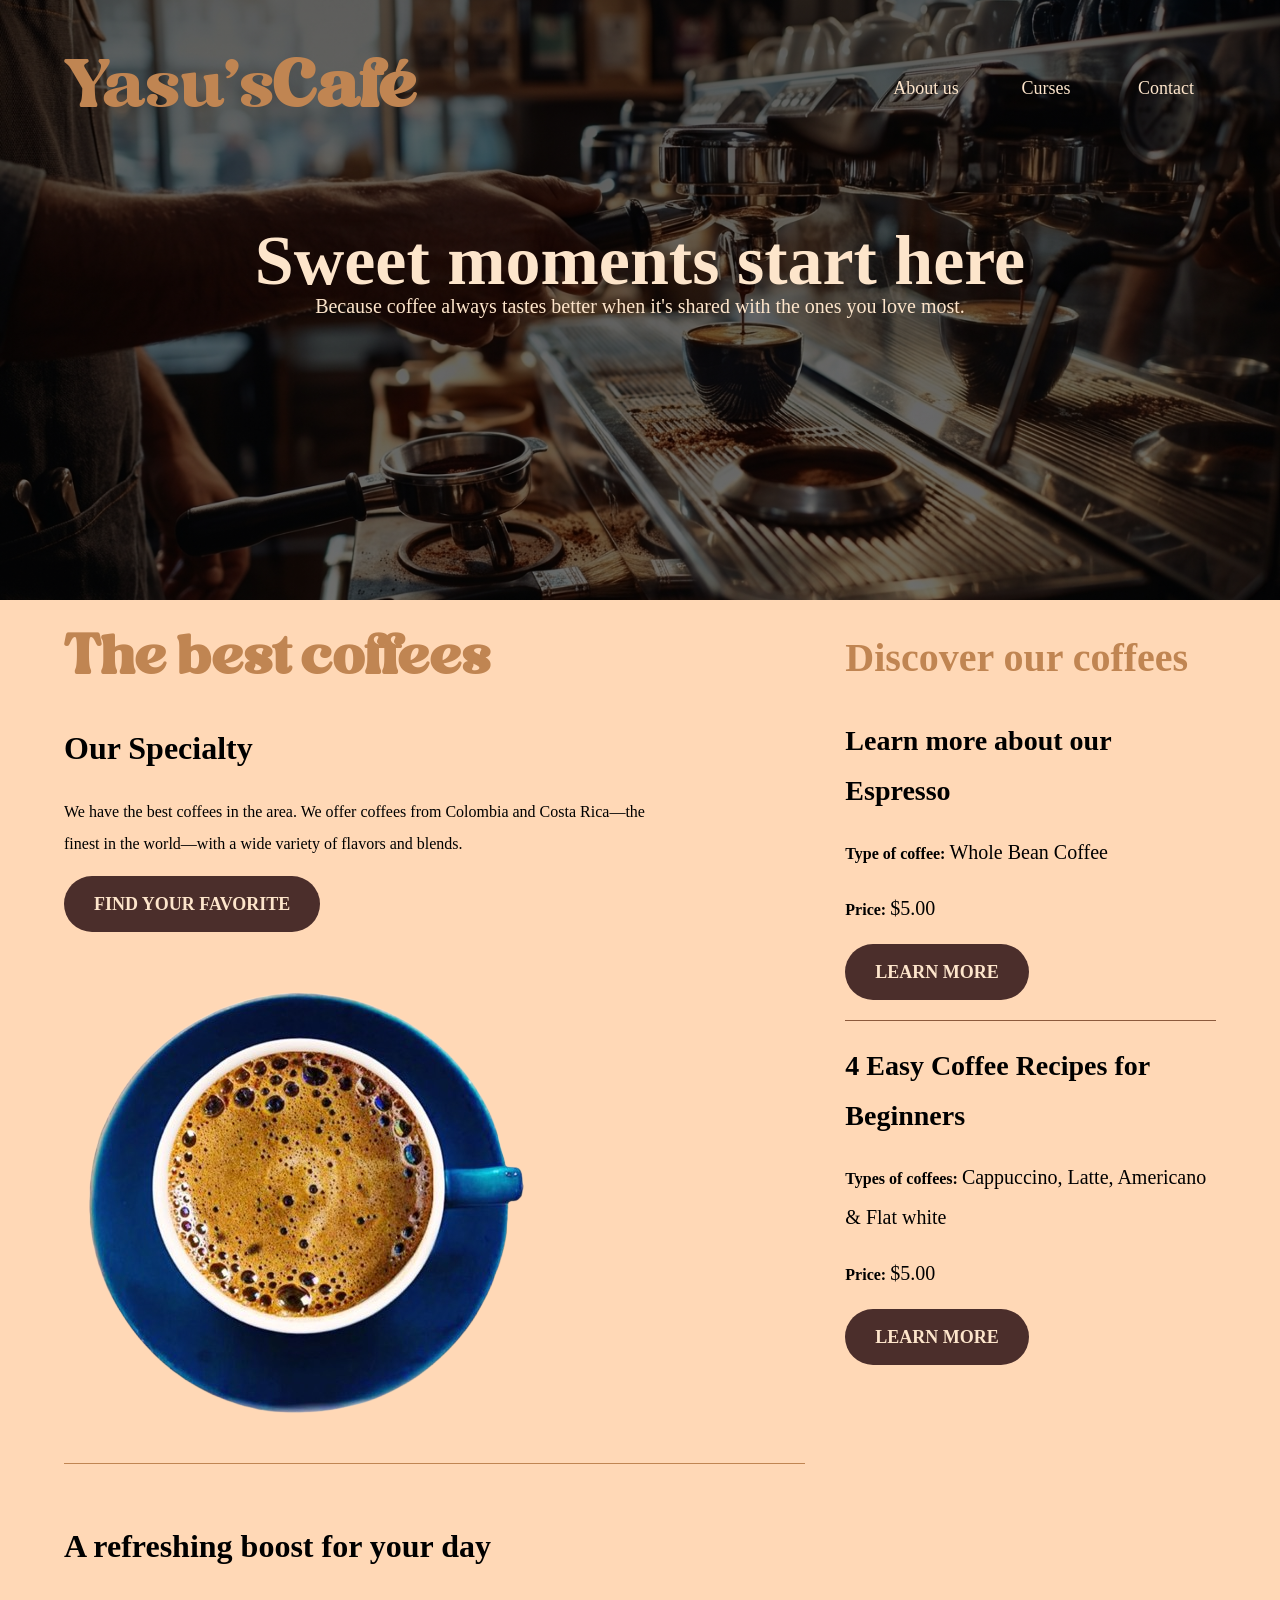
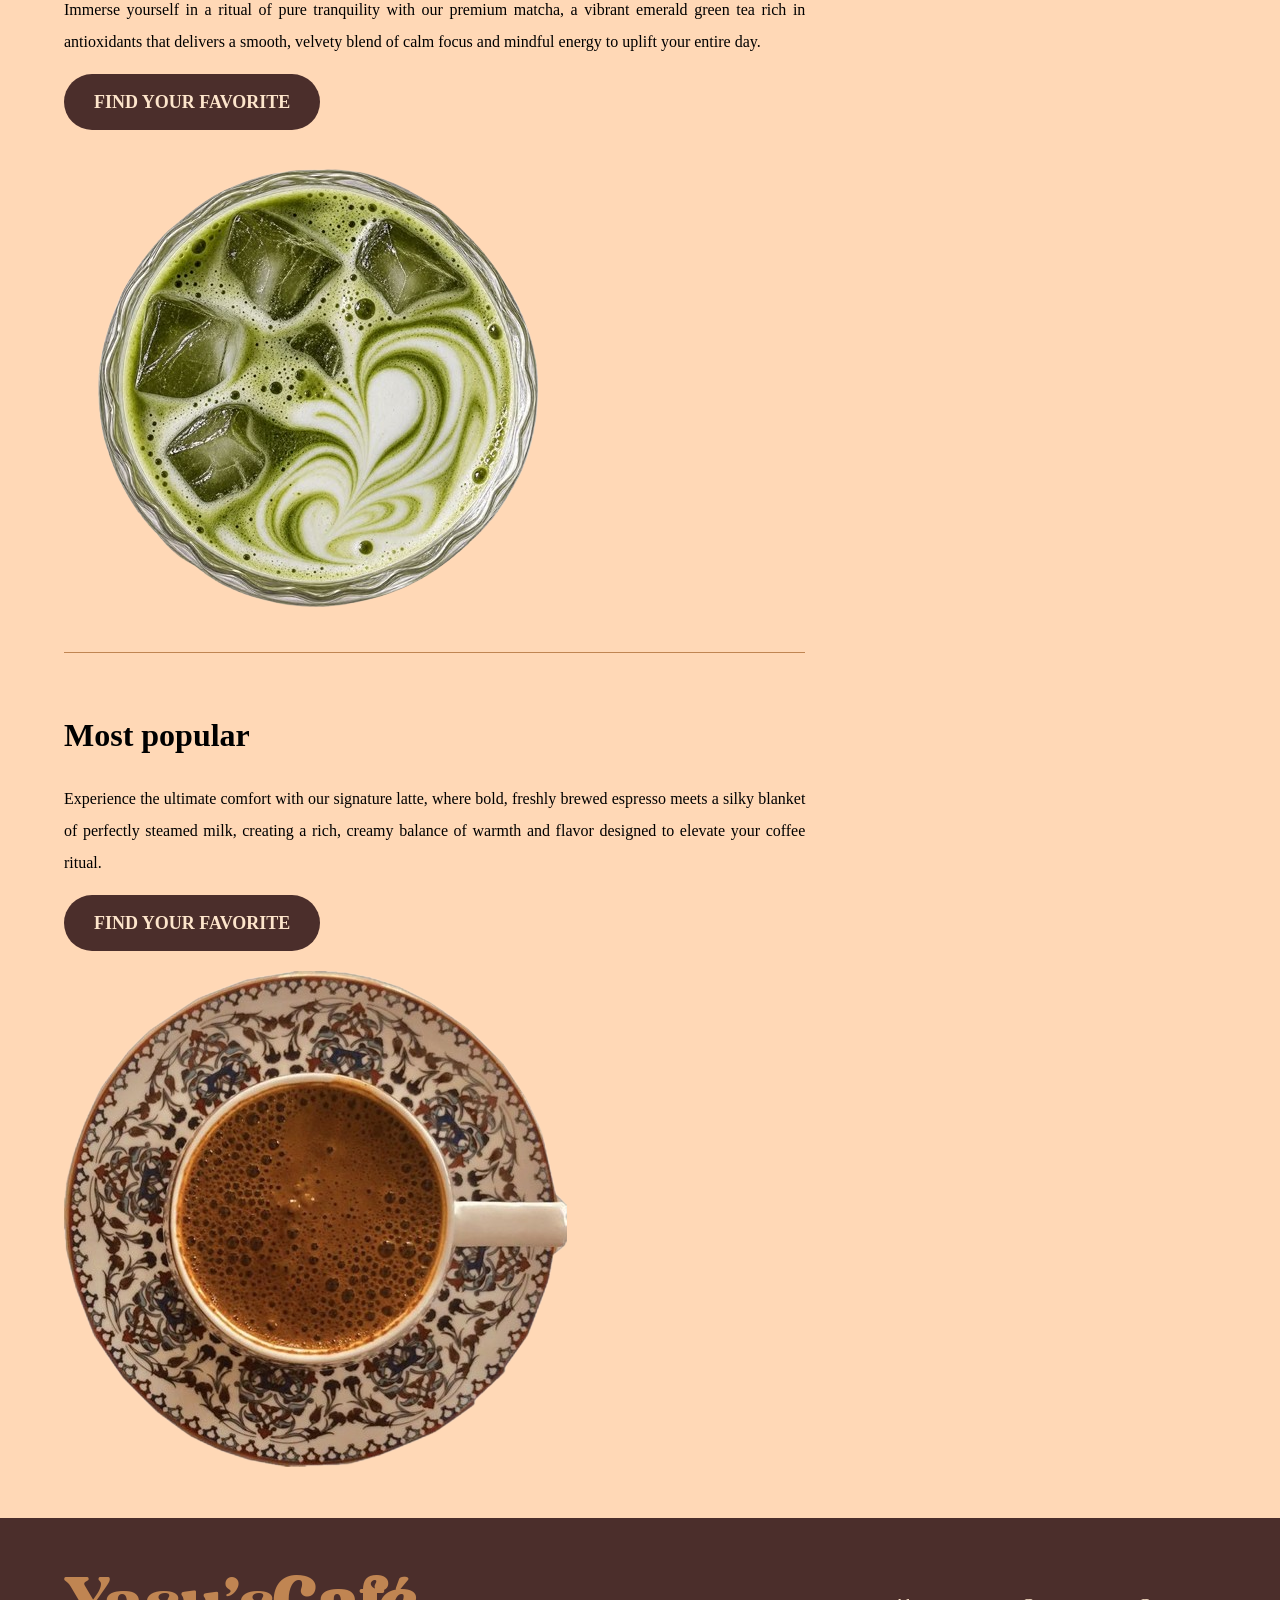
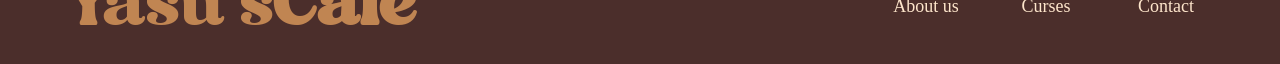
<file: index.html>
<!DOCTYPE html>
<html lang="en">
<head>
    <meta charset="UTF-8">
    <meta name="viewport" content="width=device-width, initial-scale=1.0">
    <title>Yasu's cafe</title>
    <!--Preload -->

    <link rel="--Preload" href="css/normalize.css">
    <link rel="stylesheet" href="css/normalize.css">

    <link rel="--Preload" href="css/index.css">
    <link rel="stylesheet" href="css/index.css">





</head>
<body>
   <header class="header">
        <div class="contenedor">

            <div class="barra">

                <a href="index.html" class="logo">
                    <h1 class="logo__nombre no-margin centrar-texto">Yasu's<span class="logo__bold">Café</span></h1>
                </a>

                <nav class="navegacion">
                    <a href="Nosotros.html" class="navegacion__enlace">About us</a>
                    <a href="cursos.html" class="navegacion__enlace">Curses</a>
                    <a href="contacto.html" class="navegacion__enlace">Contact</a>
                </nav>

            </div>
        </div>
            


        <div class="header__texto">
            <h2 class="no-margin">Sweet moments start here</h2>
            <p class="no-margin">Because coffee always tastes better when it's shared with the ones you love most. </p>
        </div>

   </header>

   <div class="contenedor contenido-principal">


    <main class="blog">

        <h2>The best coffees</h2>


        
        <article class="entrada">
            <div class="entrada__contenido">
                <h3 class="no-margin">Our Specialty</h3>
                <p >We have the best coffees in the area. We offer coffees from Colombia 
                    and Costa Rica—the <br> finest in 
                    the world—with a wide variety of flavors and blends.</p>
                <a href="cursos.html" class="botton botton--primario">Find your favorite</a>
            </div>
            <div class="entrada__imagen">
                <img loading="lazy" src="img/cafe-azul.png" alt="">
            </div>

        </article>


        
        <article class="entrada">
             <div class="entrada__contenido">
                <h3 class="no-margin">A refreshing boost for your day</h3>
                <p >Immerse yourself in a ritual of pure tranquility with our premium matcha, 
                    a vibrant emerald green tea rich in antioxidants 
                    that delivers a smooth, velvety blend of calm focus and mindful energy to uplift your entire day.</p>
                <a href="cursos.html" class="botton botton--primario">Find your favorite</a>
            </div>

            <div class="entrada__imagen">
                <img loading="lazy" src="img/matcha.png" alt="">
            </div>

        </article>

         <article class="entrada">
             <div class="entrada__contenido">
                <h3 class="no-margin">Most popular</h3>
                <p >Experience the ultimate comfort with our signature latte, where bold, 
                    freshly brewed espresso meets a silky blanket of perfectly steamed milk,
                     creating a rich, creamy balance of warmth and flavor designed to elevate your coffee ritual.</p>
                <a href="cursos.html" class="botton botton--primario">Find your favorite</a>
            </div>
            <div class="entrada__imagen">
                <img loading="lazy" src="img/taza-cafe.png" alt="">
            </div>

        </article>



    </main>

    <aside class="sidebar">
        <h2>Discover our coffees</h2>
        
        <ul class="cursos no-padding">
            <li class="widget-curso">
                <h4 class="no-margin">Learn more about our Espresso</h4>
                <p class="widget__label"> Type of coffee: 

                    <span class="widget-curso__info">Whole Bean Coffee</span>

                </p>

                <p class="widget__label"> Price: 

                    <span class="widget-curso__info">$5.00</span>

                </p>
                <a href="cursos.html" class="botton botton--primario">Learn more</a>

            </li>

            <li class="widget-curso">
                <h4 class="no-margin">4 Easy Coffee Recipes for Beginners</h4>
                <p class="widget__label"> Types of coffees: 

                    <span class="widget-curso__info">Cappuccino, Latte, Americano & Flat white</span>

                </p>

                <p class="widget__label"> Price: 

                    <span class="widget-curso__info">$5.00</span>

                </p>
                <a href="cursos.html" class="botton botton--primario">Learn more</a>

            </li>


        </ul>
        
    </aside>

   </div>

   <footer class="footer">

    <div class="contenedor">

        <div class="barra">

                <a href="index.html" class="logo">
                    <h1 class="logo__nombre no-margin centrar-texto">Yasu's<span class="logo__bold">Café</span></h1>
                </a>

                <nav class="navegacion">
                    <a href="Nosotros.html" class="navegacion__enlace">About us</a>
                    <a href="cursos.html" class="navegacion__enlace">Curses</a>
                    <a href="contacto.html" class="navegacion__enlace">Contact</a>
                </nav>

            </div>
        </div>

    </div>
    
   </footer>

</body>
</html>
</file>
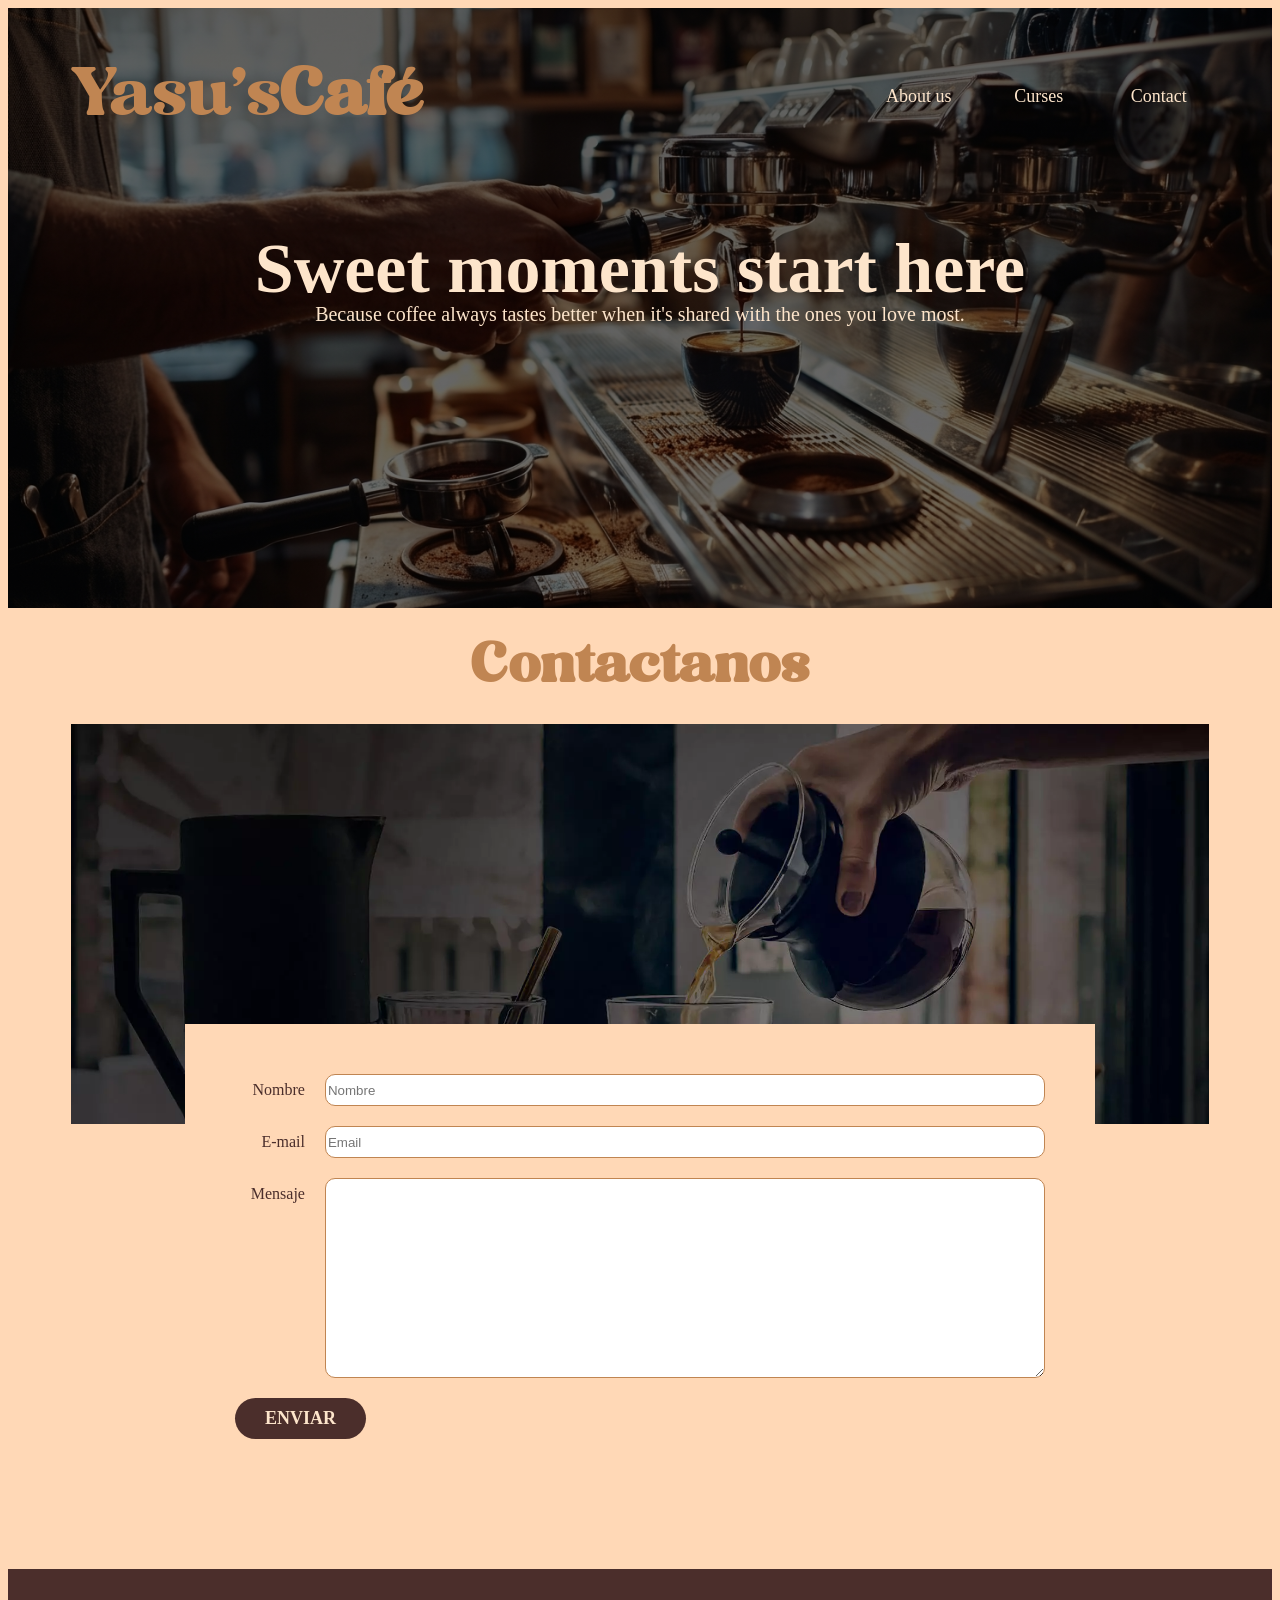
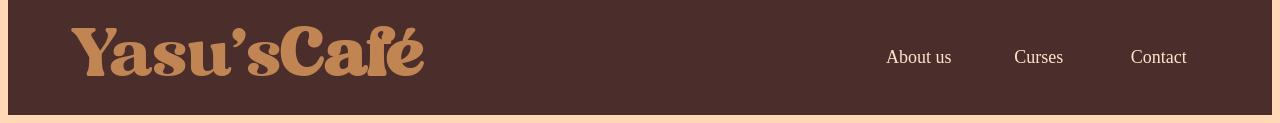
<file: contacto.html>
<!DOCTYPE html>
<html lang="en">
<head>
    <meta charset="UTF-8">
    <meta name="viewport" content="width=device-width, initial-scale=1.0">
    <link rel="stylesheet" href="css/index.css">
    <title>Contact</title>
</head>
<body>

       <header class="header">
        <div class="contenedor">

            <div class="barra">

                <a href="index.html" class="logo">
                    <h1 class="logo__nombre no-margin centrar-texto">Yasu's<span class="logo__bold">Café</span></h1>
                </a>

                <nav class="navegacion">
                    <a href="Nosotros.html" class="navegacion__enlace">About us</a>
                    <a href="cursos.html" class="navegacion__enlace">Curses</a>
                    <a href="contacto.html" class="navegacion__enlace">Contact</a>
                </nav>

            </div>
        </div>
            


        <div class="header__texto">
            <h2 class="no-margin">Sweet moments start here</h2>
            <p class="no-margin">Because coffee always tastes better when it's shared with the ones you love most. </p>
        </div>

   </header>

   <main class="contenedor">
        <h2 class="centrar-texto">Contactanos</h2>

        <div class="contacto-bg"></div>

            <form class="formulario">

                <div class="campo">
                    <label  class="campo__label" for="nombre">Nombre</label>
                    <input type="text" placeholder="Nombre" id="nombre" class="campo__field">
                </div>

                <div class="campo">
                    <label  class="campo__label" for="E-mail">E-mail</label>
                    <input class="campo__field type="email" placeholder="Email" id="E-mail">
                </div>

                <div class="campo">
                    <label  class="campo__label" for="mensaje">Mensaje</label>
                    <textarea class=" campo__field  campo__field--textarea" id="mensaje"></textarea>
                </div>

                <div class="campo">
                    <input type="submit" value="Enviar" class="botton botton--primario">
                </div>


            </form>
            
        




   </main>



   <footer class="footer">

    <div class="contenedor">

        <div class="barra">

                <a href="index.html" class="logo">
                    <h1 class="logo__nombre no-margin centrar-texto">Yasu's<span class="logo__bold">Café</span></h1>
                </a>

                <nav class="navegacion">
                    <a href="Nosotros.html" class="navegacion__enlace">About us</a>
                    <a href="cursos.html" class="navegacion__enlace">Curses</a>
                    <a href="contacto.html" class="navegacion__enlace">Contact</a>
                </nav>

            </div>
        </div>

    </div>
    
   </footer>
    
</body>
</html>
</file>
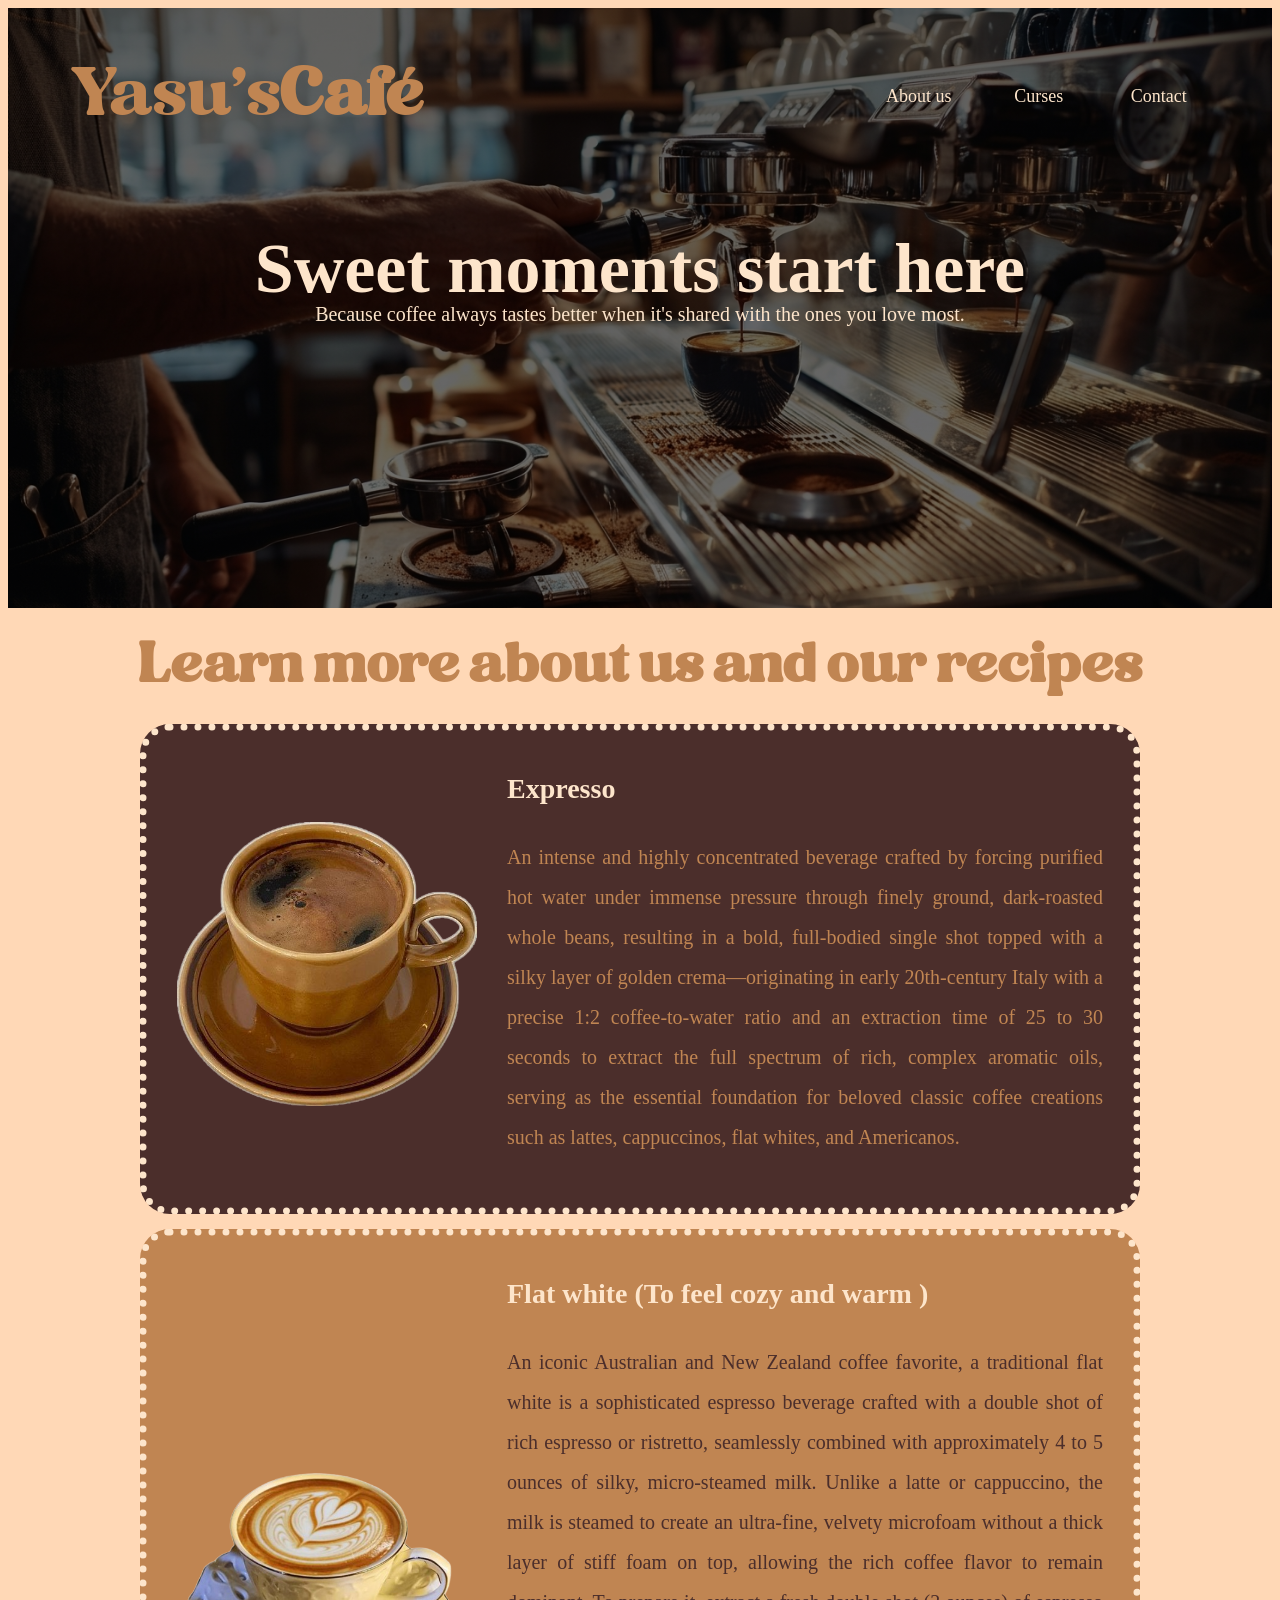
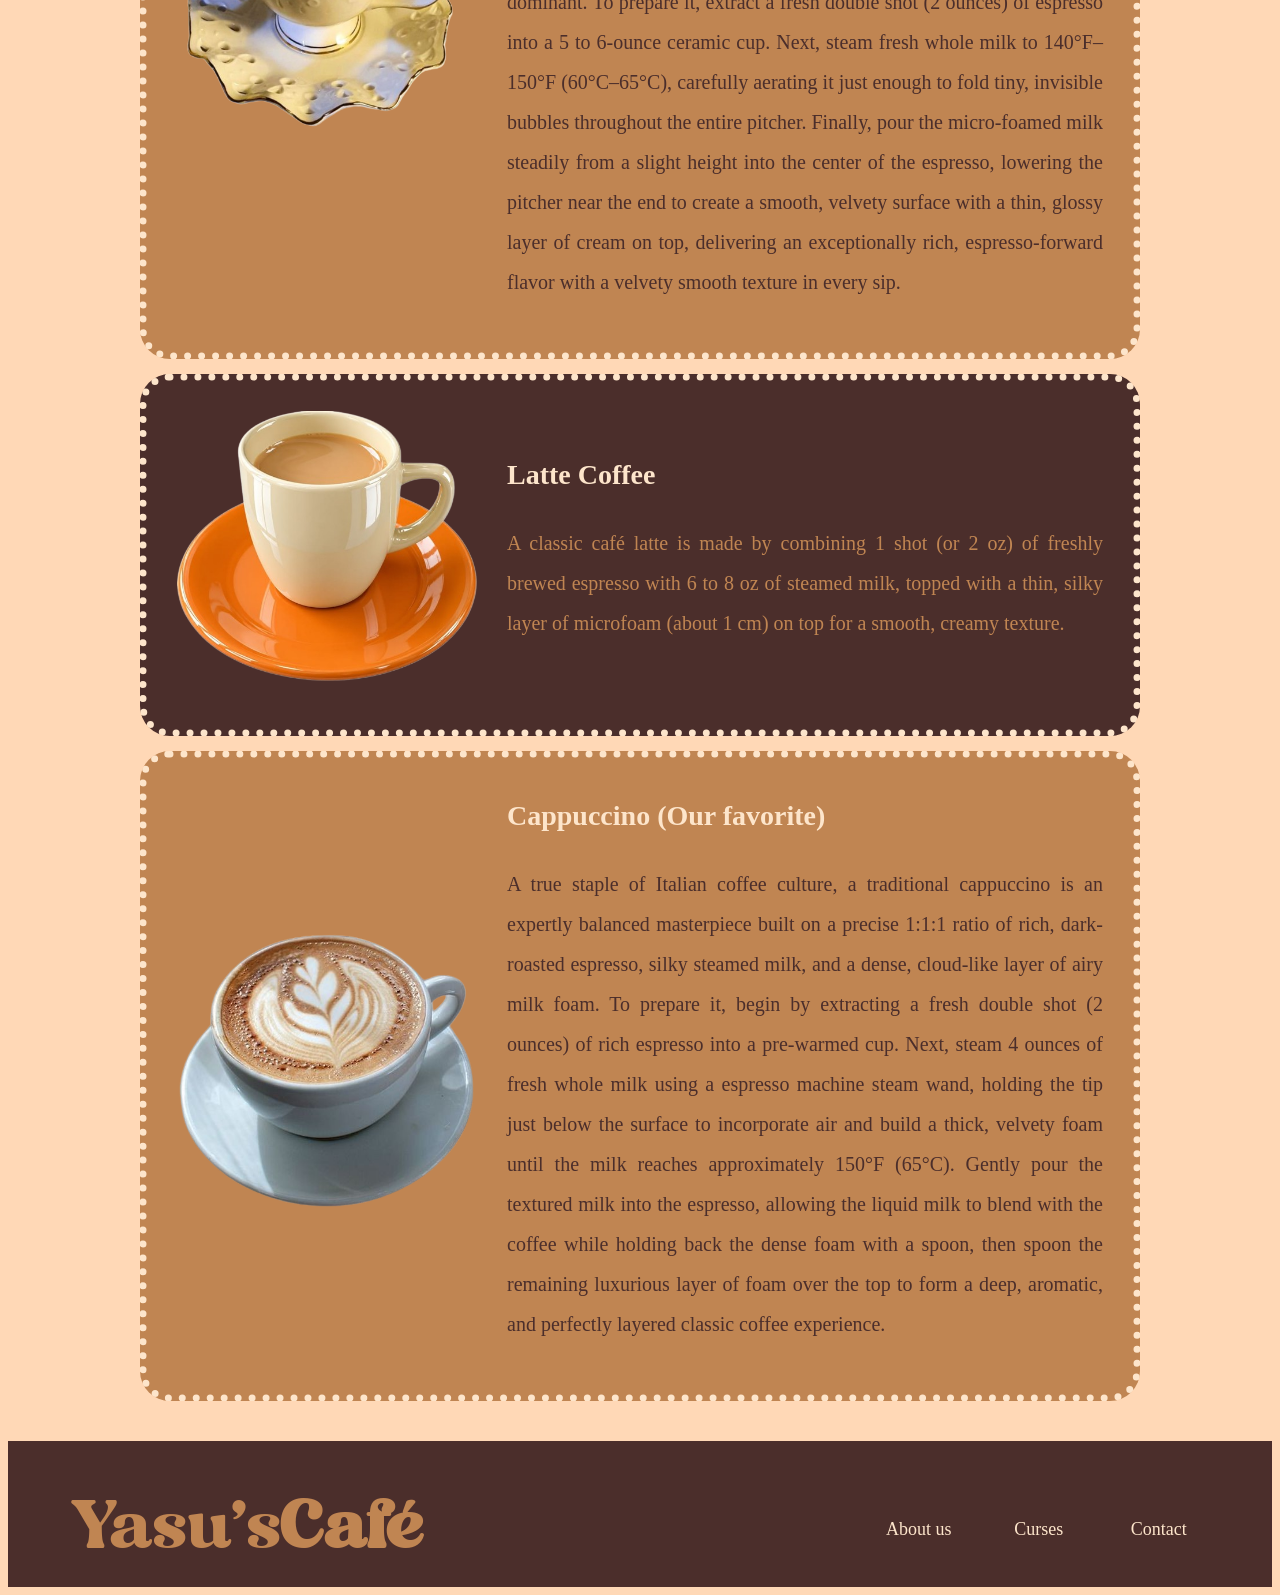
<file: cursos.html>
<!DOCTYPE html>
<html lang="en">
<head>
    <meta charset="UTF-8">
    <meta name="viewport" content="width=device-width, initial-scale=1.0">
    <link rel="stylesheet" href="css/index.css">
    <title>Curses</title>
</head>
<body>
     <header class="header">
        <div class="contenedor">

            <div class="barra">

                <a href="index.html" class="logo">
                    <h1 class="logo__nombre no-margin centrar-texto">Yasu's<span class="logo__bold">Café</span></h1>
                </a>

                <nav class="navegacion">
                    <a href="Nosotros.html" class="navegacion__enlace">About us</a>
                    <a href="cursos.html" class="navegacion__enlace">Curses</a>
                    <a href="contacto.html" class="navegacion__enlace">Contact</a>
                </nav>
            </div>

            <div class="header__texto">
                <h2 class="no-margin">Sweet moments start here</h2>
                <p class="no-margin">Because coffee always tastes better when it's shared with the ones you love most. </p>
            </div>
        </div>
    </header>


       
    <main class="contenedor">
            <h2 class="centrar-texto">Learn more about us and our recipes</h2>


          <div class="curso primero">
                <div class="curso__img">
                    <img src="img/cafe--cursos--taza-cafe.png" alt="">
                </div>
                <div class="curso__informacion">
                        <h4 class="no-margin">Expresso</h4>
                            <p class="curso__descripcion">
                                An intense and highly concentrated beverage crafted by forcing purified hot water under immense pressure through finely ground, dark-roasted whole beans, resulting in a bold, full-bodied single shot topped with a silky layer of golden crema—originating in early 20th-century Italy with a precise 1:2 coffee-to-water ratio and an extraction time of 25 to 30 seconds to extract the full spectrum of rich, complex aromatic oils, serving as the essential 
                                foundation for beloved classic coffee creations such as lattes, cappuccinos, flat whites, and Americanos.
                            </p>
                </div> <!--curso__informacion-->
            </div> <!--curso-->


            
                <div class="curso segundo">
                        <div class="curso__img ">
                            <img src="img/cafe-1.png" alt="">
                        </div>
                        <div class="curso__informacion">
                                <h4 class="no-margin">Flat white (To feel cozy and warm )</h4>
                                    <p class="curso__descripcion">
                                       An iconic Australian and New Zealand coffee favorite, a traditional flat white is a sophisticated espresso beverage crafted with a double shot of rich espresso or ristretto, seamlessly combined with approximately 4 to 5 ounces of silky, micro-steamed milk. Unlike a latte or cappuccino, the milk is steamed to create an ultra-fine, velvety microfoam without a thick layer of stiff foam on top, allowing the rich coffee flavor to remain dominant. To prepare it, extract a fresh double shot (2 ounces) of espresso into a 5 to 6-ounce ceramic cup. Next, steam fresh whole milk to 140°F–150°F (60°C–65°C), carefully aerating it just enough to fold tiny, invisible bubbles throughout the entire pitcher. Finally, pour the micro-foamed milk steadily from a slight height into the center of the espresso, lowering the pitcher near the end to create a smooth, velvety surface with
                                        a thin, glossy layer of cream on top, delivering an exceptionally rich, espresso-forward flavor with a velvety smooth texture in every sip.
                                   </p>
                        </div> <!--curso__informacion-->            
                </div> <!--curso-->
            

            
          <div class="curso tercero">
                <div class="curso__img">
                    <img src="img/cafe-2.png" alt="">
                </div>
                <div class="curso__informacion">
                        <h4 class="no-margin">Latte Coffee</h4>
                            <p class="curso__descripcion">
                                A classic café latte is made by combining 1 shot (or 2 oz) of freshly brewed espresso with
                                        6 to 8 oz of steamed milk, topped with a thin, silky layer of microfoam (about 1 cm) on top for a smooth, creamy texture.
                            </p>
                </div> <!--curso__informacion-->
            </div> <!--curso-->

            
          <div class="curso  cuarto">
                <div class="curso__img ">
                    <img src="img/cafe-3.png" alt="">
                </div>
                <div class="curso__informacion">
                        <h4 class="no-margin">Cappuccino (Our favorite)</h4>
                            <p class="curso__descripcion">
                                A true staple of Italian coffee culture, a traditional cappuccino is an expertly balanced masterpiece built on a precise 1:1:1 ratio of rich, dark-roasted espresso, silky steamed milk, and a dense, cloud-like layer of airy milk foam. To prepare it, begin by extracting a fresh double shot (2 ounces) of rich espresso into a pre-warmed cup. Next, steam 4 ounces of fresh whole milk using a espresso machine steam wand, holding the tip just below the surface to incorporate air and build a thick, velvety foam until the milk reaches approximately 150°F (65°C). Gently pour the textured milk into the espresso, allowing the liquid milk to blend with the coffee while holding back the dense foam with a spoon,
                                 then spoon the remaining luxurious layer of foam over the top to form a deep, aromatic, and perfectly layered classic coffee experience.
                            </p>
                </div> <!--curso__informacion-->
            </div> <!--curso-->
    </main>









   <footer class="footer">

    <div class="contenedor">

        <div class="barra">

                <a href="index.html" class="logo">
                    <h1 class="logo__nombre no-margin centrar-texto">Yasu's<span class="logo__bold">Café</span></h1>
                </a>

                <nav class="navegacion">
                    <a href="Nosotros.html" class="navegacion__enlace">About us</a>
                    <a href="cursos.html" class="navegacion__enlace">Curses</a>
                    <a href="contacto.html" class="navegacion__enlace">Contact</a>
                </nav>

            </div>
        </div>

    </div>
    
   </footer>
</body>
</html>
</file>
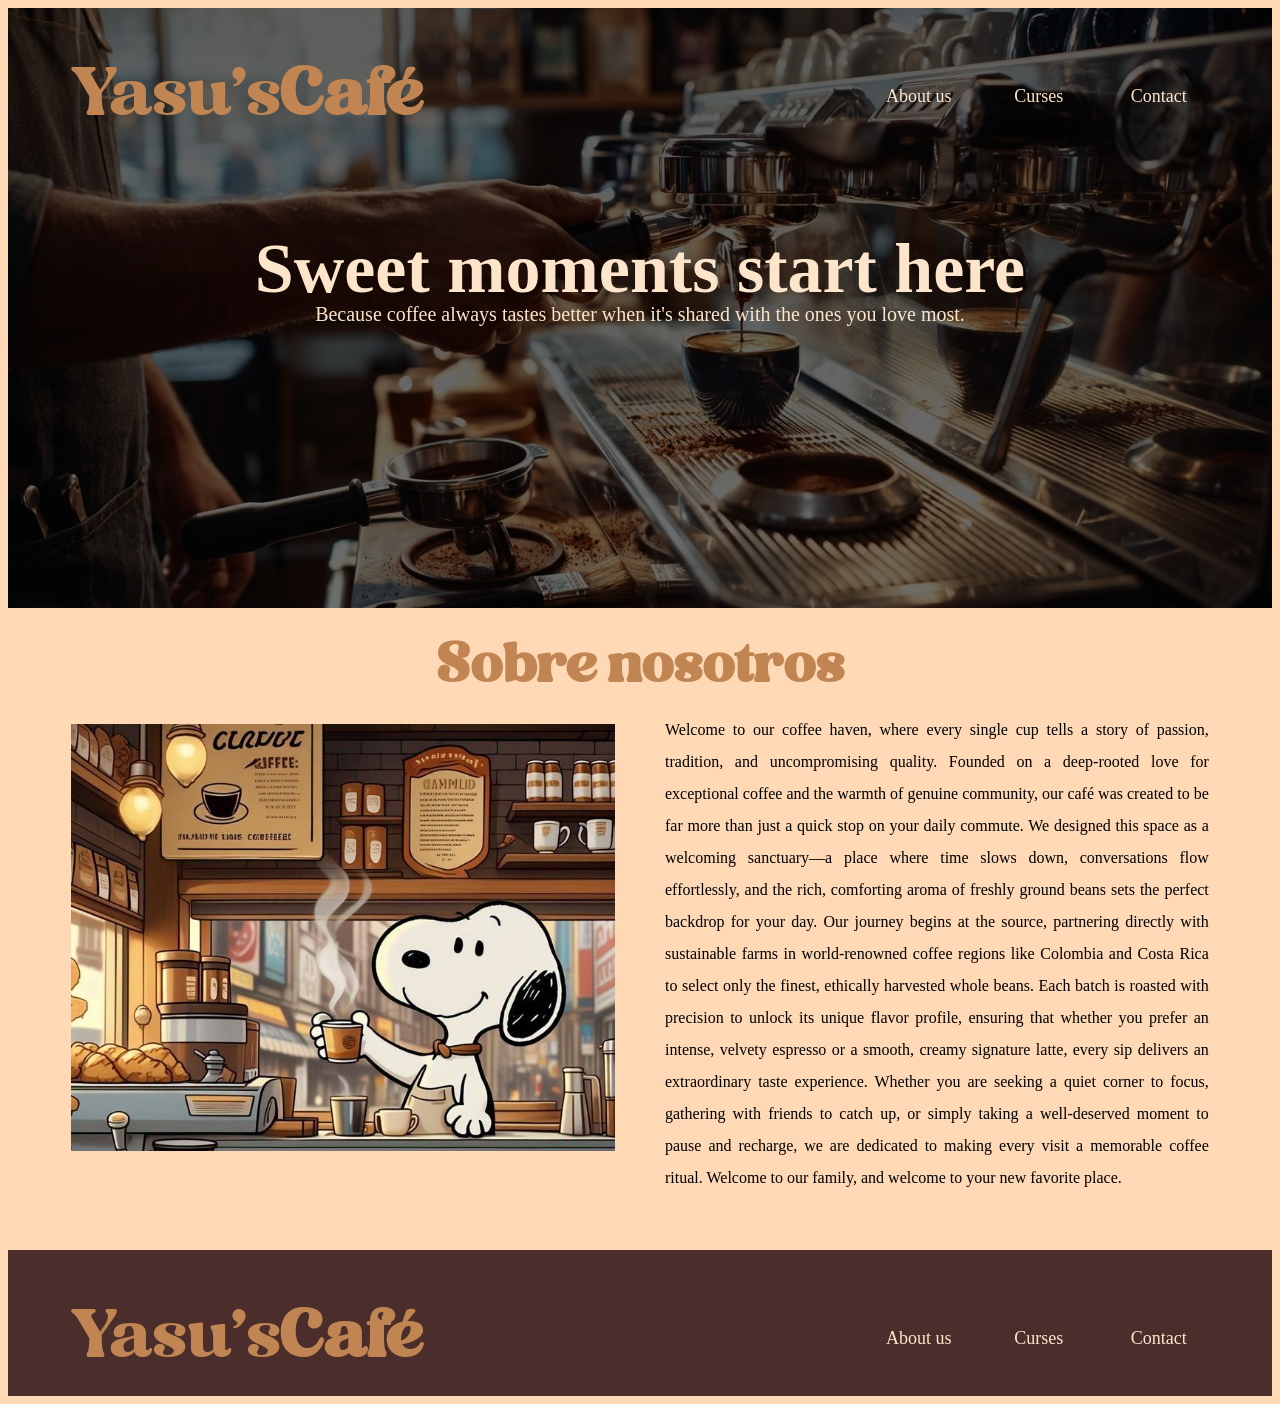
<file: Nosotros.html>
<!DOCTYPE html>
<html lang="en">
<head>
    <meta charset="UTF-8">
    <meta name="viewport" content="width=device-width, initial-scale=1.0">
    <link rel="stylesheet" href="css/index.css">
    <title>About Us</title>
</head>
<body>
    <header class="header">
        <div class="contenedor">

            <div class="barra">

                <a href="index.html" class="logo">
                    <h1 class="logo__nombre no-margin centrar-texto">Yasu's<span class="logo__bold">Café</span></h1>
                </a>

                <nav class="navegacion">
                    <a href="Nosotros.html" class="navegacion__enlace">About us</a>
                    <a href="cursos.html" class="navegacion__enlace">Curses</a>
                    <a href="contacto.html" class="navegacion__enlace">Contact</a>
                </nav>
            </div>

            <div class="header__texto">
                <h2 class="no-margin">Sweet moments start here</h2>
                <p class="no-margin">Because coffee always tastes better when it's shared with the ones you love most. </p>
            </div>
        </div>
    </header>


       
    <main class="contenedor">
            <h2 class="centrar-texto">Sobre nosotros</h2>

            <div class="sobre-nosotros">

                <div class="sobre-nosotros__img">
                    <img src="img/snoppy-coffee.jpg" alt="">
                </div>

                <div class="sobre-nosotros__texto">
                    <p>
                        Welcome to our coffee haven, where every single cup tells a story of passion, 
                        tradition, and uncompromising quality. Founded on a deep-rooted love for exceptional
                        coffee and the warmth of genuine community, our café was created to be far more than just
                        a quick stop on your daily commute. We designed this space as a welcoming sanctuary—a place
                        where time slows down, conversations flow effortlessly, and the rich, comforting aroma of freshly
                        ground beans sets the perfect backdrop for your day.

                        Our journey begins at the source, partnering directly with sustainable farms in world-renowned 
                        coffee regions like Colombia and Costa Rica to select only the finest, ethically harvested whole
                        beans. Each batch is roasted with precision to unlock its unique flavor profile, ensuring that whether you prefer an intense,
                        velvety espresso or a smooth, creamy signature latte, every sip delivers an extraordinary taste experience.
                        Whether you are seeking a quiet corner to focus, gathering with friends to catch up, or simply taking a well-deserved 
                        moment to pause and recharge, we are dedicated to making every visit a memorable coffee ritual. Welcome to our family, and welcome to your new favorite place.
                    </p>
                </div>
            </div>
    </main>









   <footer class="footer">

    <div class="contenedor">

        <div class="barra">

                <a href="index.html" class="logo">
                    <h1 class="logo__nombre no-margin centrar-texto">Yasu's<span class="logo__bold">Café</span></h1>
                </a>

                <nav class="navegacion">
                    <a href="Nosotros.html" class="navegacion__enlace">About us</a>
                    <a href="cursos.html" class="navegacion__enlace">Curses</a>
                    <a href="contacto.html" class="navegacion__enlace">Contact</a>
                </nav>

            </div>
        </div>

    </div>
    
   </footer>
    
</body>
</html>
</file>
<file: css/index.css>
:root {
  /* Paleta de Colores basada en las muestras */
  --bg-primary: #fde5cb;       /* Blanco Crema / Hueso */
  --color-caramel: #C08552;    /* Cafe Caramelo / Miel */
  --color-medium-brown: #8C5A3C;/* Cafe Medio / Calido */
  --color-dark-brown: #4B2E2B;  /* Cafe Oscuro / Chocolate */
  --color-caramel-claro: #ffd8b6;    /* Cafe Caramelo / Miel */
  /*                          FONTS                          */
  --Titulos: 'Times New Roman';
  --textos: 'Calibri Light (Títulos)';
}


  /*                          FONTS   titulos grande                        */
@font-face {
  font-family: 'Folker';
  src: url('/folker/Folker.ttf') ;
  font-weight: normal;
  font-style: normal;
}

 /*                          FONTS   titulos grande                        */

 html{
    box-sizing: border-box;
    font-size: 62.5%;
 }

 *, *::before, *::after{
    box-sizing: inherit;
 }

 body{
    font-family: var(--textos);
    font-size: 1.6rem;
    line-height: 2;
    background-color: var(--color-caramel-claro);
 }

 /*                                   Globales                */

 .contenedor {
    width: min(90%, 120rem);
    margin: 0 auto;
 }

 a{
    text-decoration: none;
 }

 h1{
    font-size: 4.8rem;
 }

 h2{
    font-size: 4rem;
 }

 h3{
    font-size: 3.2rem;
 }

 h4{
    font-size: 2.8rem;
 }

img{
    max-width: 100%;
}
p{
    font-family: var(--textos);
}

/**                              Utilidades                                  **/

.no-margin{
    margin: 0;
}

.no-padding{
    padding: 0;
}

.centrar-texto{
    text-align: center;
}
 
/**                              Header                                   **/

.header{
    background-image:linear-gradient(rgba(0, 0, 0, 0.629), rgba(0, 0, 0, 0.558)),url(../img/header.jpg);
    height: 60rem;
    background-size: cover;
    background-repeat: no-repeat;
    background-position: center center;
   
}

.header__texto{
    text-align: center;
    color: var(--bg-primary);
    margin-top: 10rem;
    font-family:var(--Titulos);

}

.header__texto h2{
    font-size: 3rem;
}

.header__texto p{
    font-size: 2rem;
}

.barra{
    padding-top: 4rem;
}

@media (min-width: 768px){
    .barra{
        display: flex;
        justify-content: space-between;
        align-items: center;
    }

    .header__texto h2{
        font-size: 7rem;
    }
}

.logo{
    font-family: 'folker';

}

.logo__nombre{
   font-weight: 200;
   color: var(--bg-primary);
}

.logo__bold{
   font-weight: 700;
   color: var(--color-caramel);
}

.logo__bold:hover{
  color: transparent; 
  background-image: url(../img/cafe.png);
  background-size: contain;
  background-repeat: no-repeat;
  background-position: center;
  transition: 1s;
}

@media (min-width: 768px){
    .navegacion{
        display: flex;
        gap: 2rem;
    }


}


.navegacion__enlace{
    display: block;
    transition: 1s;
    width: 10rem;
    margin: 0 auto;
    text-align: center;
    font-size: 1.8rem;
    color: var(--bg-primary);
}

.navegacion__enlace:hover{
    background-color: var(--color-caramel);
    border-radius: 3rem;

}
 @media (min-width: 768px){
    .contenido-principal{
        display: grid;
        grid-template-columns: 2fr 1fr ;
        column-gap: 4rem;
    }
 }


 .blog  h2{
    font-family: 'folker';
    color: var(--color-caramel);
 }

.cafes-sidebar{
    margin-left: 22.9rem;
}

.principal-img{
  margin-left: -11rem;
  width: 77rem;
}

.entrada{
    border-bottom: 1px solid var(--color-caramel);
    margin-bottom: 5rem;
}

.entrada__contenido p{
    text-align: justify;
}

.entrada:last-of-type{
    border: none;
    margin-bottom: 0;
}

.botton{
    display: block;
    font-family: var(--textos);
    color: var(--bg-primary);
    text-align: center;
    padding: 1rem 3rem;
    font-size: 1.8rem;
    text-transform: uppercase;
    font-weight: 700;
    margin-bottom: 2rem;
    border-radius: 5rem;
    background-color:var(--color-dark-brown) ;
    border: none;
}

.botton:hover{
    color: transparent; 
  background-image: url(../img/botton-fondo.png);
  background-size: contain;
  background-repeat: no-repeat;
  background-position: center;
  transition: 0.6s;
  cursor: pointer;
}

@media ( min-width: 768px ){
    .botton{
        display: inline-block;
    }
}


.cursos{
    list-style: none;
}



.widget-curso{
    border-bottom: 1px solid var(--color-medium-brown);
    margin-bottom: 2rem;

}

.widget-curso:last-of-type{
    border: none;
    margin-bottom: 0;
}

.widget-curso__info{
    font-weight: normal;
}


.widget__label{
    font-family: var(--Titulos);
    font-weight: bold;
}

.widget-curso__info, widget__label{
    font-size: 2rem;
}

.cursos h4, h2{
    line-height: 5rem;
}

.sidebar h2{
    color: var(--color-caramel);
}

.footer{
    background-color: var(--color-dark-brown);
    padding-bottom: 1rem;
    margin-top: 4rem;
}


/**                          SOBRE NOSOTROS                             **/

 


@media (min-width: 768px){
    
    .sobre-nosotros{
        display: grid;
        grid-template-columns: repeat(2, 1fr);
        gap: 5rem;
    }
}



.sobre-nosotros__texto{
 text-align: justify;

}

.sobre-nosotros__texto p{
    margin-top: -1rem;
}

.sobre-nosotros__texto
.sobre-nosotros__img{
    flex-basis: 50%;
}


.centrar-texto{
    font-family: 'folker';
    color: var(--color-caramel);
}


/**                          CURSOS                            **/

.curso h4{
    color: var(--bg-primary);
    font-family: var(--Titulos);
}

.curso__descripcion{
    font-family: var(--textos);
    font-size: 2rem;
    text-align: justify;

}


.primero{
    background-color: #4B2E2B;
}

.primero p{
    color: var(--color-caramel);
}

.segundo{
background-color: var(--color-caramel);
}

.segundo p{
    color: var(--color-dark-brown);
}
.tercero {
    background-color: var(--color-dark-brown);
}

.tercero p{
    color: var(--color-caramel);
}

.cuarto{
    background-color: var(--color-caramel);
}


.cuarto p{
 color: var(--color-dark-brown);
}

.curso__img{
  width: 100%;
  max-width: 300px;
  margin: 0 auto;
}

.curso{
 display: flex;
  flex-direction: column;
  gap: 3rem;
  padding: 3rem; /* Reducido para que el cuadro no sea tan alto */
  margin: 1.5rem auto;   /* "auto" lo mantiene centrado en la pantalla */
  max-width: 100rem;     /* Reduce el ancho máximo de la tarjeta */
  border-radius: 3rem;  /* Bordes un poco más ajustados */
  border: 7px dotted var(--bg-primary);
}

@media (min-width: 768px){
    .curso{
        flex-direction: row;
        align-items: center;
    }

    .curso__img{
        width: 50rem; /* Tamaño más grande para la imagen */
        height: auto;
        flex-shrink: 0;
    }

    .curso__informacion{
        flex: 1; 
    }
}


/**                          CONTACTO                           **/


.contacto-bg{
    background-image: url(../img/banner.webp);
    height: 40rem;
    background-size: cover;
    background-repeat: no-repeat;
}


.formulario{
    background-color: var(--color-caramel-claro);
    margin: -10rem auto 0 auto ;
    width: 80%;
    padding: 5rem;
   

}

.campo{
    display: flex;
    margin-bottom: 2rem;
    
    

}

.campo__label{
    flex: 0 0 9rem;
    text-align: right;
    padding-right: 2rem;
     font-family: var(--Titulos);
     color: var(--color-dark-brown);
    
}

.campo__field{
    flex: 1;
    border: 1px solid var(--color-caramel);
    border-radius: 1rem;
}

.campo__field--textarea{
    height: 20rem;
}
</file>
